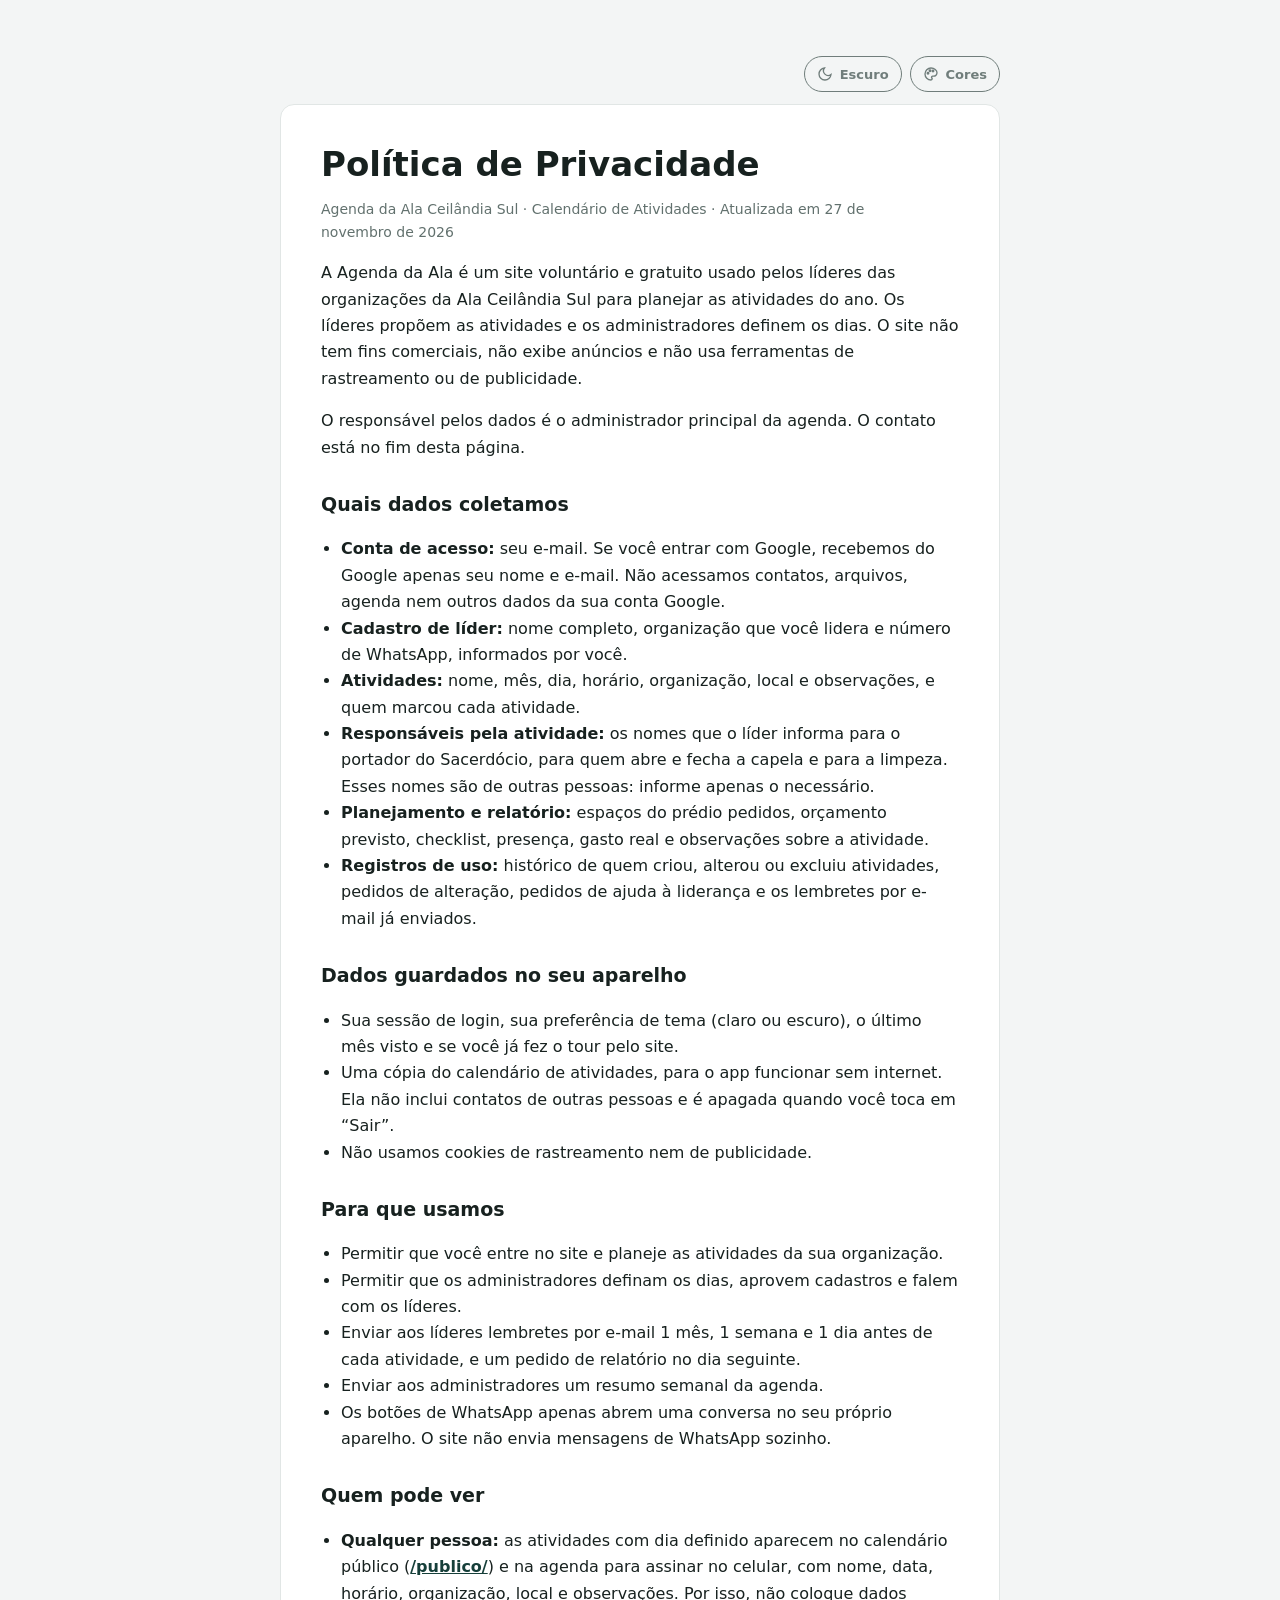
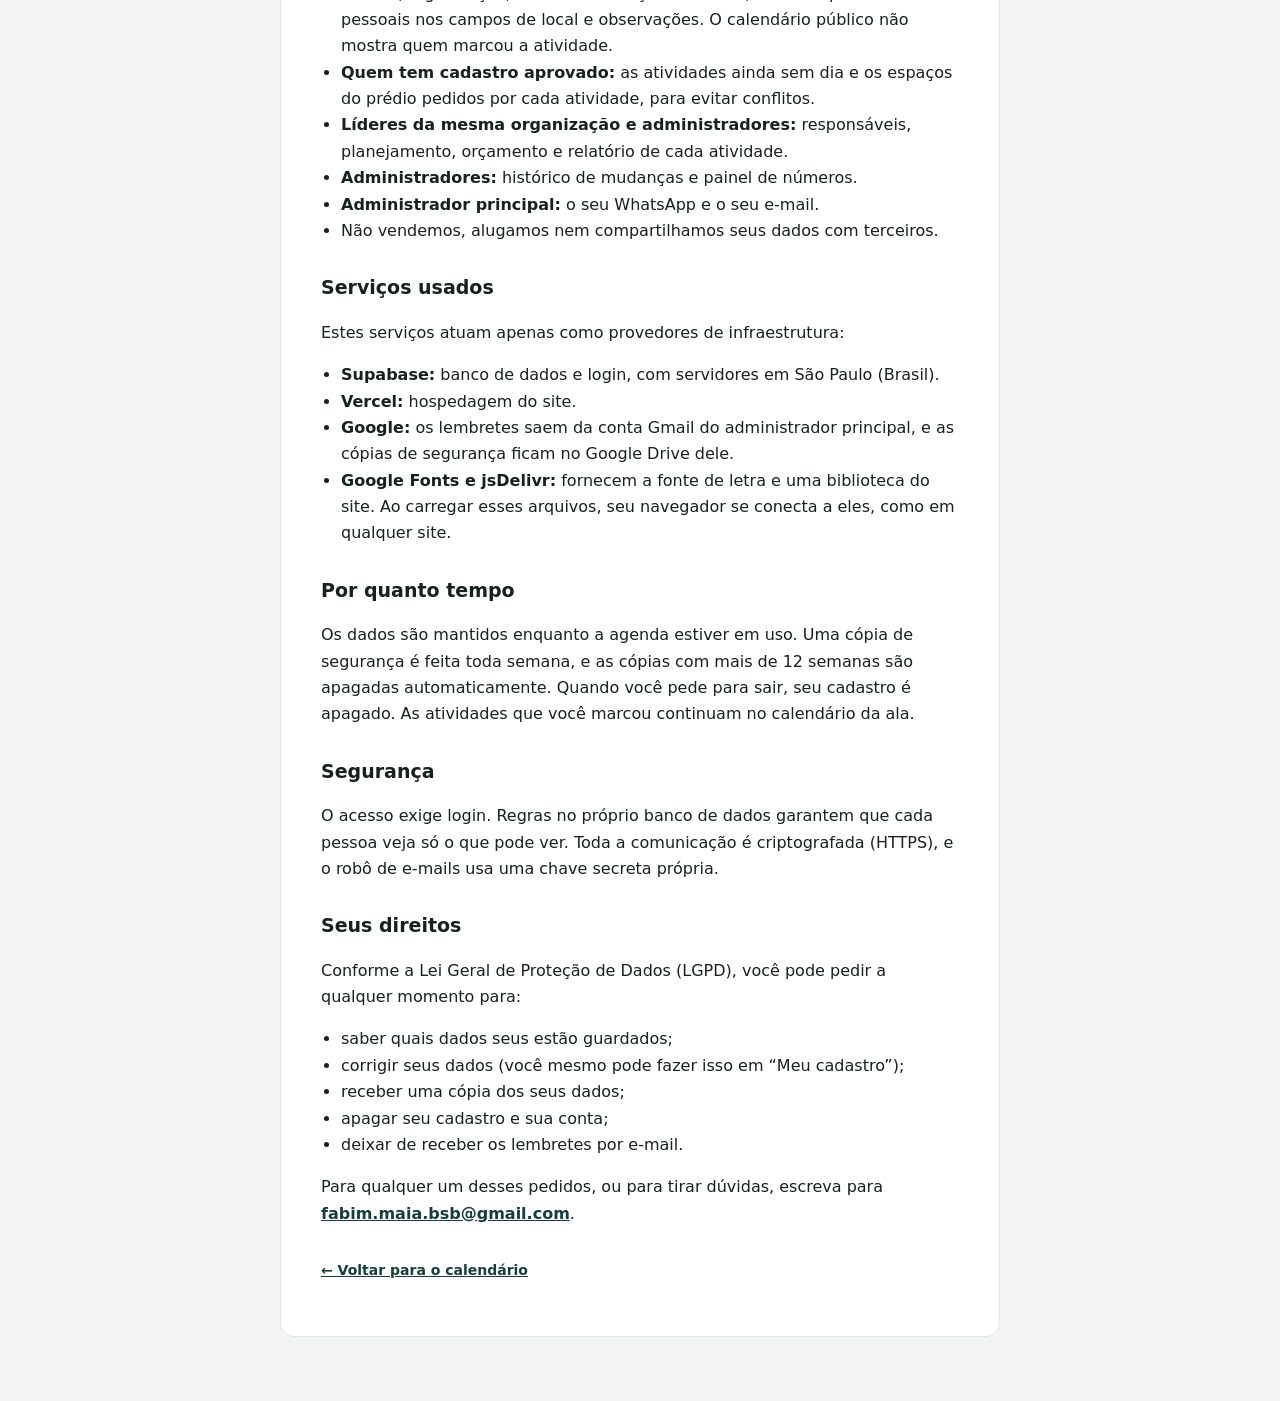
<file: privacidade.html>
<!DOCTYPE html>
<html lang="pt-BR">
<head>
<meta charset="utf-8">
<meta name="color-scheme" content="light dark">
<script src="/js/tema-inicio.js"></script>
<link rel="stylesheet" href="/css/paletas.css">
<meta name="viewport" content="width=device-width, initial-scale=1">
<title>Política de Privacidade · Agenda da Ala Ceilândia Sul</title>
<style>
:root{color-scheme:light dark;}
:root{--bg:#f3f5f5;--paper:#fff;--ink:#17211f;--mute:#62716e;--line:#e1e6e5;--pri:#163f3a}
@media (prefers-color-scheme:dark){:root:not([data-theme=light]){--bg:#0c1214;--paper:#151e21;--ink:#e5ecea;--mute:#98aaa6;--line:#243237;--pri:#5fb3a2}}
:root[data-theme=dark]{--bg:#0c1214;--paper:#151e21;--ink:#e5ecea;--mute:#98aaa6;--line:#243237;--pri:#5fb3a2}

*{box-sizing:border-box}
body{margin:0;background:var(--bg);color:var(--ink);font:16px/1.65 Inter,system-ui,-apple-system,"Segoe UI",sans-serif}
main{max-width:760px;margin:0 auto;padding:clamp(24px,5vw,56px) 20px 64px}
.card{background:var(--paper);border:1px solid var(--line);border-radius:14px;padding:clamp(20px,4vw,40px)}
h1{font-size:clamp(26px,4vw,34px);line-height:1.15;margin:0 0 6px}
h2{font-size:19px;margin:28px 0 6px}
p,li{max-width:68ch}
.mute{color:var(--mute);font-size:14px}
a{color:var(--pri);font-weight:600}
ul{padding-left:20px}
.tema{display:inline-flex;align-items:center;gap:7px;min-height:36px;padding:0 12px;border-radius:999px;border:1px solid currentColor;background:transparent;color:inherit;font:600 13px Inter,system-ui,sans-serif;cursor:pointer;opacity:.9}
.tema:hover{opacity:1}.tema:focus-visible{outline:3px solid #7fa8ec;outline-offset:2px}
.tema svg{display:none;flex:none}.tema[data-t=light] .i-light,.tema[data-t=dark] .i-dark{display:block}
:root[data-theme=light]{color-scheme:light}:root[data-theme=dark]{color-scheme:dark}
</style>
</head>
<body>
<main>
  <div style="display:flex;justify-content:flex-end;margin-bottom:12px;color:var(--mute)"><button type="button" class="tema" data-t="dark" aria-label="Mudar para o modo escuro"><svg class="i-light" width="16" height="16" viewBox="0 0 24 24" fill="none" stroke="currentColor" stroke-width="2" aria-hidden="true"><circle cx="12" cy="12" r="4"/><path d="M12 2v2M12 20v2M4.9 4.9l1.4 1.4M17.7 17.7l1.4 1.4M2 12h2M20 12h2M4.9 19.1l1.4-1.4M17.7 6.3l1.4-1.4"/></svg><svg class="i-dark" width="16" height="16" viewBox="0 0 24 24" fill="none" stroke="currentColor" stroke-width="2" aria-hidden="true"><path d="M21 12.8A9 9 0 1 1 11.2 3a7 7 0 0 0 9.8 9.8z"/></svg><span>Escuro</span></button></div>
  <div class="card">
    <h1>Política de Privacidade</h1>
    <p class="mute">Agenda da Ala Ceilândia Sul · Calendário de Atividades · Atualizada em 27 de novembro de 2026</p>

    <p>A Agenda da Ala é um site voluntário e gratuito usado pelos líderes das organizações da Ala Ceilândia Sul para planejar as atividades do ano. Os líderes propõem as atividades e os administradores definem os dias. O site não tem fins comerciais, não exibe anúncios e não usa ferramentas de rastreamento ou de publicidade.</p>
    <p>O responsável pelos dados é o administrador principal da agenda. O contato está no fim desta página.</p>

    <h2>Quais dados coletamos</h2>
    <ul>
      <li><b>Conta de acesso:</b> seu e-mail. Se você entrar com Google, recebemos do Google apenas seu nome e e-mail. Não acessamos contatos, arquivos, agenda nem outros dados da sua conta Google.</li>
      <li><b>Cadastro de líder:</b> nome completo, organização que você lidera e número de WhatsApp, informados por você.</li>
      <li><b>Atividades:</b> nome, mês, dia, horário, organização, local e observações, e quem marcou cada atividade.</li>
      <li><b>Responsáveis pela atividade:</b> os nomes que o líder informa para o portador do Sacerdócio, para quem abre e fecha a capela e para a limpeza. Esses nomes são de outras pessoas: informe apenas o necessário.</li>
      <li><b>Planejamento e relatório:</b> espaços do prédio pedidos, orçamento previsto, checklist, presença, gasto real e observações sobre a atividade.</li>
      <li><b>Registros de uso:</b> histórico de quem criou, alterou ou excluiu atividades, pedidos de alteração, pedidos de ajuda à liderança e os lembretes por e-mail já enviados.</li>
    </ul>

    <h2>Dados guardados no seu aparelho</h2>
    <ul>
      <li>Sua sessão de login, sua preferência de tema (claro ou escuro), o último mês visto e se você já fez o tour pelo site.</li>
      <li>Uma cópia do calendário de atividades, para o app funcionar sem internet. Ela não inclui contatos de outras pessoas e é apagada quando você toca em “Sair”.</li>
      <li>Não usamos cookies de rastreamento nem de publicidade.</li>
    </ul>

    <h2>Para que usamos</h2>
    <ul>
      <li>Permitir que você entre no site e planeje as atividades da sua organização.</li>
      <li>Permitir que os administradores definam os dias, aprovem cadastros e falem com os líderes.</li>
      <li>Enviar aos líderes lembretes por e-mail 1 mês, 1 semana e 1 dia antes de cada atividade, e um pedido de relatório no dia seguinte.</li>
      <li>Enviar aos administradores um resumo semanal da agenda.</li>
      <li>Os botões de WhatsApp apenas abrem uma conversa no seu próprio aparelho. O site não envia mensagens de WhatsApp sozinho.</li>
    </ul>

    <h2>Quem pode ver</h2>
    <ul>
      <li><b>Qualquer pessoa:</b> as atividades com dia definido aparecem no calendário público (<a href="/publico/">/publico/</a>) e na agenda para assinar no celular, com nome, data, horário, organização, local e observações. Por isso, não coloque dados pessoais nos campos de local e observações. O calendário público não mostra quem marcou a atividade.</li>
      <li><b>Quem tem cadastro aprovado:</b> as atividades ainda sem dia e os espaços do prédio pedidos por cada atividade, para evitar conflitos.</li>
      <li><b>Líderes da mesma organização e administradores:</b> responsáveis, planejamento, orçamento e relatório de cada atividade.</li>
      <li><b>Administradores:</b> histórico de mudanças e painel de números.</li>
      <li><b>Administrador principal:</b> o seu WhatsApp e o seu e-mail.</li>
      <li>Não vendemos, alugamos nem compartilhamos seus dados com terceiros.</li>
    </ul>

    <h2>Serviços usados</h2>
    <p>Estes serviços atuam apenas como provedores de infraestrutura:</p>
    <ul>
      <li><b>Supabase:</b> banco de dados e login, com servidores em São Paulo (Brasil).</li>
      <li><b>Vercel:</b> hospedagem do site.</li>
      <li><b>Google:</b> os lembretes saem da conta Gmail do administrador principal, e as cópias de segurança ficam no Google Drive dele.</li>
      <li><b>Google Fonts e jsDelivr:</b> fornecem a fonte de letra e uma biblioteca do site. Ao carregar esses arquivos, seu navegador se conecta a eles, como em qualquer site.</li>
    </ul>

    <h2>Por quanto tempo</h2>
    <p>Os dados são mantidos enquanto a agenda estiver em uso. Uma cópia de segurança é feita toda semana, e as cópias com mais de 12 semanas são apagadas automaticamente. Quando você pede para sair, seu cadastro é apagado. As atividades que você marcou continuam no calendário da ala.</p>

    <h2>Segurança</h2>
    <p>O acesso exige login. Regras no próprio banco de dados garantem que cada pessoa veja só o que pode ver. Toda a comunicação é criptografada (HTTPS), e o robô de e-mails usa uma chave secreta própria.</p>

    <h2>Seus direitos</h2>
    <p>Conforme a Lei Geral de Proteção de Dados (LGPD), você pode pedir a qualquer momento para:</p>
    <ul>
      <li>saber quais dados seus estão guardados;</li>
      <li>corrigir seus dados (você mesmo pode fazer isso em “Meu cadastro”);</li>
      <li>receber uma cópia dos seus dados;</li>
      <li>apagar seu cadastro e sua conta;</li>
      <li>deixar de receber os lembretes por e-mail.</li>
    </ul>
    <p>Para qualquer um desses pedidos, ou para tirar dúvidas, escreva para <a href="mailto:fabim.maia.bsb@gmail.com">fabim.maia.bsb@gmail.com</a>.</p>

    <p class="mute" style="margin-top:32px"><a href="/">← Voltar para o calendário</a></p>
  </div>
</main>
<script src="/js/tema.js"></script>
</body>
</html>
</file>
<file: css/paletas.css>
/* Paletas de cores que cada pessoa pode escolher (botão "Cores").
   Pinho é o padrão e fica definido direto em cada página; aqui ficam só as alternativas.
   As cores das organizações não mudam: elas identificam cada grupo. */
@media screen{
:root[data-paleta=terracota]{--bg:#f6f1ea;--paper:#fffcf7;--ink:#2e2420;--mute:#6f5f55;--line:#e9dfd3;--side:#5c3326;--sideink:#f6e9e0;--pri:#8a4a32;--priink:#ffffff;--field:#fbf7f1;--dim:#f8f3ec;--acc:#e0a458;--pine:#5c3326}
@media (prefers-color-scheme:dark){:root[data-paleta=terracota]:not([data-theme=light]){--bg:#15100d;--paper:#1f1814;--ink:#efe6df;--mute:#b3a197;--line:#3a2e27;--side:#2a1812;--sideink:#f1e4da;--pri:#e0a07a;--priink:#2a140b;--field:#1a1410;--dim:#18120f;--acc:#e0a458;--pine:#2a1812}}
:root[data-paleta=terracota][data-theme=dark]{--bg:#15100d;--paper:#1f1814;--ink:#efe6df;--mute:#b3a197;--line:#3a2e27;--side:#2a1812;--sideink:#f1e4da;--pri:#e0a07a;--priink:#2a140b;--field:#1a1410;--dim:#18120f;--acc:#e0a458;--pine:#2a1812}
:root[data-paleta=oliva]{--bg:#f3f1e7;--paper:#fffef7;--ink:#262a1f;--mute:#61674f;--line:#e3e0d0;--side:#3a4530;--sideink:#eef0e4;--pri:#55663b;--priink:#ffffff;--field:#f9f8f0;--dim:#f6f5ec;--acc:#d4a84a;--pine:#3a4530}
@media (prefers-color-scheme:dark){:root[data-paleta=oliva]:not([data-theme=light]){--bg:#11130e;--paper:#1a1d16;--ink:#e8eadf;--mute:#a6ab98;--line:#30352a;--side:#1e2618;--sideink:#e9ecdd;--pri:#a9bf7e;--priink:#1a2210;--field:#151810;--dim:#141711;--acc:#d4a84a;--pine:#1e2618}}
:root[data-paleta=oliva][data-theme=dark]{--bg:#11130e;--paper:#1a1d16;--ink:#e8eadf;--mute:#a6ab98;--line:#30352a;--side:#1e2618;--sideink:#e9ecdd;--pri:#a9bf7e;--priink:#1a2210;--field:#151810;--dim:#141711;--acc:#d4a84a;--pine:#1e2618}
:root[data-paleta=noite]{--bg:#f4f0e8;--paper:#fffdf8;--ink:#1f2532;--mute:#5f6574;--line:#e6e0d4;--side:#24324a;--sideink:#e9eef6;--pri:#2f4a6e;--priink:#ffffff;--field:#faf8f2;--dim:#f7f4ed;--acc:#d39a62;--pine:#24324a}
@media (prefers-color-scheme:dark){:root[data-paleta=noite]:not([data-theme=light]){--bg:#0f131b;--paper:#171d28;--ink:#e6e9ef;--mute:#9fa7b6;--line:#2a3342;--side:#141c2b;--sideink:#e3e8f2;--pri:#8fb0dc;--priink:#0f1a2c;--field:#121722;--dim:#11161f;--acc:#d9a46e;--pine:#141c2b}}
:root[data-paleta=noite][data-theme=dark]{--bg:#0f131b;--paper:#171d28;--ink:#e6e9ef;--mute:#9fa7b6;--line:#2a3342;--side:#141c2b;--sideink:#e3e8f2;--pri:#8fb0dc;--priink:#0f1a2c;--field:#121722;--dim:#11161f;--acc:#d9a46e;--pine:#141c2b}
:root[data-paleta=ameixa]{--bg:#f8f1ee;--paper:#fffbf9;--ink:#2c2129;--mute:#73616c;--line:#ede0dc;--side:#4a2c44;--sideink:#f5e8f1;--pri:#6b3c62;--priink:#ffffff;--field:#fcf7f5;--dim:#f9f3f1;--acc:#eaa98a;--pine:#4a2c44}
@media (prefers-color-scheme:dark){:root[data-paleta=ameixa]:not([data-theme=light]){--bg:#151013;--paper:#1f181d;--ink:#f0e6ec;--mute:#b5a1ae;--line:#3a2d36;--side:#281824;--sideink:#f2e3ed;--pri:#d9a0c9;--priink:#2a1024;--field:#1a1418;--dim:#181216;--acc:#eaa98a;--pine:#281824}}
:root[data-paleta=ameixa][data-theme=dark]{--bg:#151013;--paper:#1f181d;--ink:#f0e6ec;--mute:#b5a1ae;--line:#3a2d36;--side:#281824;--sideink:#f2e3ed;--pri:#d9a0c9;--priink:#2a1024;--field:#1a1418;--dim:#181216;--acc:#eaa98a;--pine:#281824}
}

/* ---- botão e painel de cores ---- */
.paleta{display:inline-flex;align-items:center;justify-content:center;gap:7px;min-height:36px;min-width:36px;padding:0 12px;border-radius:999px;border:1px solid currentColor;background:transparent;color:inherit;font:600 13px Inter,system-ui,sans-serif;cursor:pointer;opacity:.9;flex:none;white-space:nowrap}
.paleta:hover{opacity:1}.paleta:focus-visible{outline:3px solid #7fa8ec;outline-offset:2px}
.paleta svg{flex:none}
#painelcores{position:fixed;z-index:1200;width:min(340px,calc(100vw - 24px));background:var(--paper);color:var(--ink);border:1px solid var(--line);border-radius:16px;box-shadow:0 18px 50px rgba(0,0,0,.25);padding:14px;font:15px/1.45 Inter,system-ui,sans-serif}
#painelcores[hidden]{display:none}
#painelcores .pch{display:flex;align-items:center;justify-content:space-between;gap:10px;margin:0 2px 10px}
#painelcores .pch b{font-size:16px}
#painelcores .pcx{width:34px;height:34px;border-radius:50%;border:1px solid var(--line);background:transparent;color:var(--ink);font-size:18px;line-height:1;cursor:pointer}
#painelcores .pcl{display:flex;flex-direction:column;gap:6px;margin:0;padding:0;border:0}
#painelcores .pco{display:flex;align-items:center;gap:12px;width:100%;min-height:56px;padding:8px 10px;border-radius:12px;border:1.5px solid var(--line);background:transparent;color:var(--ink);text-align:left;cursor:pointer;font:inherit}
#painelcores .pco:hover{border-color:color-mix(in srgb,var(--pri) 50%,var(--line))}
#painelcores .pco:focus-visible{outline:3px solid #7fa8ec;outline-offset:2px}
#painelcores .pco[aria-checked=true]{border-color:var(--pri);background:color-mix(in srgb,var(--pri) 8%,var(--paper))}
#painelcores .pcm{display:flex;flex:none;width:52px;height:36px;border-radius:8px;overflow:hidden;border:1px solid rgba(0,0,0,.12)}
#painelcores .pcm i{display:block;flex:1}
#painelcores .pcm i:first-child{flex:1.3}
#painelcores .pct{flex:1;display:flex;flex-direction:column;min-width:0}
#painelcores .pct b{font-size:14.5px;font-weight:650}
#painelcores .pct small{font-size:12.5px;color:var(--mute)}
#painelcores .pcok{flex:none;width:22px;height:22px;border-radius:50%;display:grid;place-items:center;background:var(--pri);color:var(--priink);font-size:13px;font-weight:800;visibility:hidden}
#painelcores .pco[aria-checked=true] .pcok{visibility:visible}
#painelcores .pcn{font-size:12.5px;color:var(--mute);margin:10px 2px 0}
@media(max-width:560px){#painelcores{left:12px!important;right:12px!important;top:auto!important;bottom:12px!important;width:auto}}
.tema+.paleta{margin-left:8px}.tbdir .paleta{margin-left:0}
@media print{.paleta,#painelcores{display:none!important}}
</file>
